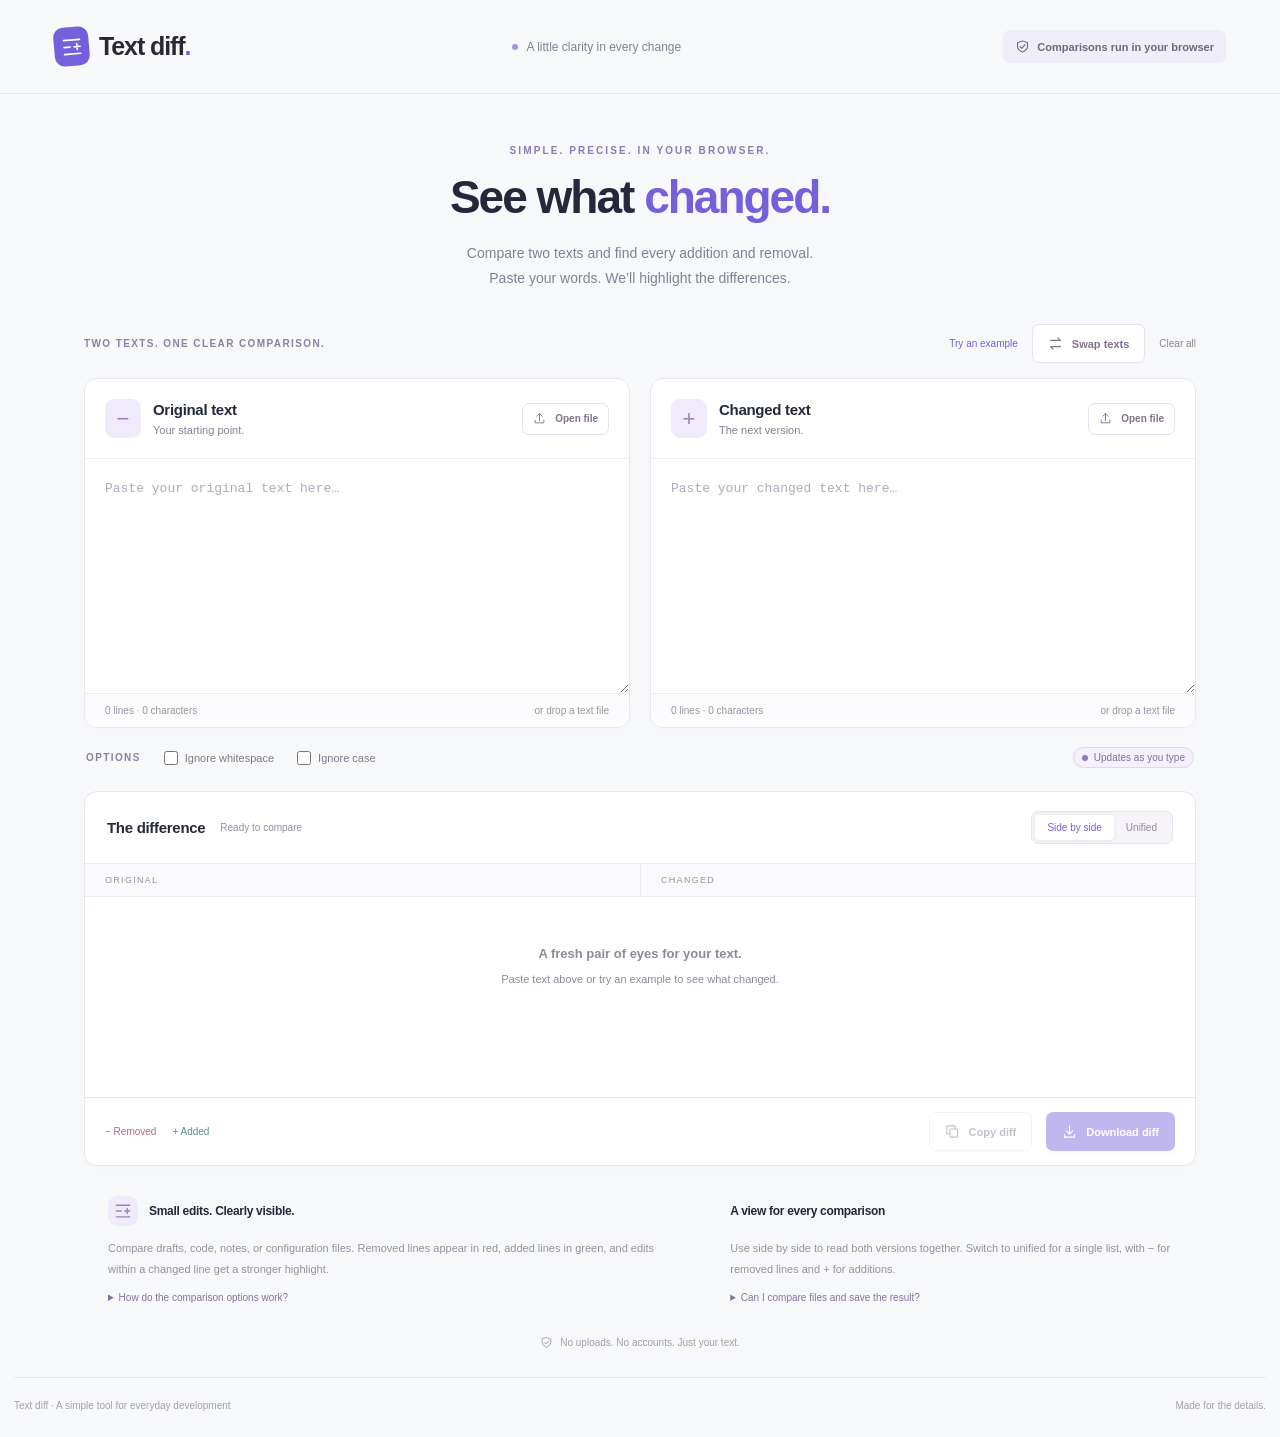
<file: index.html>
<!doctype html>
<html lang="en">
<head>
  <!-- Google tag (gtag.js) -->
  <script async src="https://www.googletagmanager.com/gtag/js?id=G-F2E4TJR9YG"></script>
  <script>
    window.dataLayer = window.dataLayer || [];
    function gtag(){dataLayer.push(arguments);}
    gtag('js', new Date());

    gtag('config', 'G-F2E4TJR9YG');
  </script>
  <meta charset="UTF-8">
  <meta name="viewport" content="width=device-width, initial-scale=1">
  <meta name="theme-color" content="#f7f8fa">
  <meta name="description" content="Compare two texts instantly. Highlight additions and removals, ignore case or whitespace, and export differences. Everything runs in your browser.">
  <title>Text diff — Compare two texts</title>
  <link rel="icon" href="data:image/svg+xml,%3Csvg xmlns='http://www.w3.org/2000/svg' viewBox='0 0 40 40'%3E%3Crect width='40' height='40' rx='10' fill='%237460db'/%3E%3Cpath d='M10 13h20M10 20h8m8-4v8M22 20h8M10 27h20' stroke='white' stroke-width='2'/%3E%3C/svg%3E">
  <link rel="stylesheet" href="styles.css">
  <link rel="stylesheet" href="diff.css">
  <script src="diff.js" defer></script>
  <script src="app.js" defer></script>
  <script async src="https://pagead2.googlesyndication.com/pagead/js/adsbygoogle.js?client=ca-pub-7159809234886898" crossorigin="anonymous"></script>
</head>
<body>
  <svg class="icon-library" xmlns="http://www.w3.org/2000/svg" aria-hidden="true">
    <symbol id="text" viewBox="0 0 24 24"><path d="M4 5h16M4 12h6M4 19h16m-3-10v6m-3-3h6"/></symbol>
    <symbol id="shield" viewBox="0 0 24 24"><path d="m12 3 8 3v6c0 5-8 9-8 9s-8-4-8-9V6zM8 12l3 3 5-6"/></symbol>
    <symbol id="upload" viewBox="0 0 24 24"><path d="M12 16V3m-5 5 5-5 5 5M4 15v5h16v-5"/></symbol>
    <symbol id="swap-icon" viewBox="0 0 24 24"><path d="M4 7h16l-4-4M20 17H4l4 4"/></symbol>
    <symbol id="copy" viewBox="0 0 24 24"><rect x="8" y="8" width="12" height="13" rx="2"/><path d="M16 8V3H3v13h5"/></symbol>
    <symbol id="download" viewBox="0 0 24 24"><path d="M12 3v13m-5-5 5 5 5-5M4 17v4h16v-4"/></symbol>
  </svg>
  <header class="site-header">
    <a class="brand" href="./"><span class="brand-mark"><svg><use href="#text"/></svg></span>Text diff<span class="brand-dot">.</span></a>
    <span class="header-note"><span class="status-dot"></span>A little clarity in every change</span>
    <span class="privacy-badge"><svg><use href="#shield"/></svg>Comparisons run in your browser</span>
  </header>
  <main>
    <section class="intro">
      <div class="eyebrow">SIMPLE. PRECISE. IN YOUR BROWSER.</div>
      <h1>See what <span>changed.</span></h1>
      <p>Compare two texts and find every addition and removal.<br>Paste your words. We’ll highlight the differences.</p>
    </section>
    <div class="workspace-toolbar"><span class="section-label">TWO TEXTS. ONE CLEAR COMPARISON.</span><div class="actions"><button class="text-button" id="example">Try an example</button><button class="button secondary" id="swap"><svg><use href="#swap-icon"/></svg>Swap texts</button><button class="text-button muted" id="clear">Clear all</button></div></div>
    <div class="editor-grid">
      <section class="card editor" data-side="original">
        <div class="card-heading"><span class="feature-icon">−</span><div><h2><label for="original">Original text</label></h2><p>Your starting point.</p></div><button class="button secondary upload" data-for="original"><svg><use href="#upload"/></svg>Open file</button></div>
        <textarea id="original" spellcheck="false" placeholder="Paste your original text here…" aria-describedby="original-count"></textarea>
        <div class="editor-footer"><span id="original-count">0 lines · 0 characters</span><span>or drop a text file</span></div>
        <input type="file" id="original-file" hidden accept="text/*,.txt,.csv,.tsv,.log,.md,.json,.js,.css,.html,.xml,.yaml,.yml">
      </section>
      <section class="card editor" data-side="changed">
        <div class="card-heading"><span class="feature-icon">+</span><div><h2><label for="changed">Changed text</label></h2><p>The next version.</p></div><button class="button secondary upload" data-for="changed"><svg><use href="#upload"/></svg>Open file</button></div>
        <textarea id="changed" spellcheck="false" placeholder="Paste your changed text here…" aria-describedby="changed-count"></textarea>
        <div class="editor-footer"><span id="changed-count">0 lines · 0 characters</span><span>or drop a text file</span></div>
        <input type="file" id="changed-file" hidden accept="text/*,.txt,.csv,.tsv,.log,.md,.json,.js,.css,.html,.xml,.yaml,.yml">
      </section>
    </div>
    <div class="options"><div class="checks"><span class="section-label">OPTIONS</span><label><input type="checkbox" id="ignore-space">Ignore whitespace</label><label><input type="checkbox" id="ignore-case">Ignore case</label></div><span class="live-badge"><span class="status-dot"></span>Updates as you type</span></div>
    <section class="card comparison" aria-labelledby="diff-heading">
      <div class="comparison-heading"><div class="result-title"><h2 id="diff-heading">The difference</h2><span id="summary" role="status">Ready to compare</span></div><div class="view-toggle" aria-label="Comparison view"><button id="side-view" class="selected" aria-pressed="true">Side by side</button><button id="unified-view" aria-pressed="false">Unified</button></div></div>
      <div class="diff-column-headings" id="column-headings"><span>ORIGINAL</span><span>CHANGED</span></div>
      <div id="diff-output" tabindex="0" aria-label="Text differences"><div class="empty-state"><span class="feature-icon"><svg><use href="#text"/></svg></span><h3>A fresh pair of eyes for your text.</h3><p>Paste text above or try an example to see what changed.</p></div></div>
      <p id="limit-note" hidden></p>
      <div class="comparison-footer"><div class="legend"><span class="removed-key">− Removed</span><span class="added-key">+ Added</span></div><div class="actions"><button id="copy-diff" class="button secondary" disabled><svg><use href="#copy"/></svg>Copy diff</button><button id="download-diff" class="button primary" disabled><svg><use href="#download"/></svg>Download diff</button></div></div>
    </section>
    <section class="learn-grid">
      <article><span class="feature-icon"><svg><use href="#text"/></svg></span><h2>Small edits. Clearly visible.</h2><p>Compare drafts, code, notes, or configuration files. Removed lines appear in red, added lines in green, and edits within a changed line get a stronger highlight.</p><details><summary>How do the comparison options work?</summary><p>Ignore whitespace treats spacing and indentation differences as equal. Ignore case treats uppercase and lowercase letters as equal. Line breaks still matter. Windows and Unix line endings are treated alike.</p></details></article>
      <article><h2>A view for every comparison</h2><p>Use side by side to read both versions together. Switch to unified for a single list, with − for removed lines and + for additions.</p><details><summary>Can I compare files and save the result?</summary><p>Open or drop a plain text file up to 2 MB in either panel. Word, PDF, and spreadsheet documents must first be exported as text. Copy or download saves all compared lines with change prefixes, including lines beyond the display limit.</p></details></article>
    </section>
    <div class="privacy-note"><svg><use href="#shield"/></svg>No uploads. No accounts. Just your text.</div>
  </main>
  <footer class="site-footer"><span>Text diff · A simple tool for everyday development</span><span>Made for the details.</span></footer>
  <div id="toast" class="toast" role="status" hidden></div>
  <noscript>This tool needs JavaScript enabled to compare text locally.</noscript>
</body>
</html>
</file>
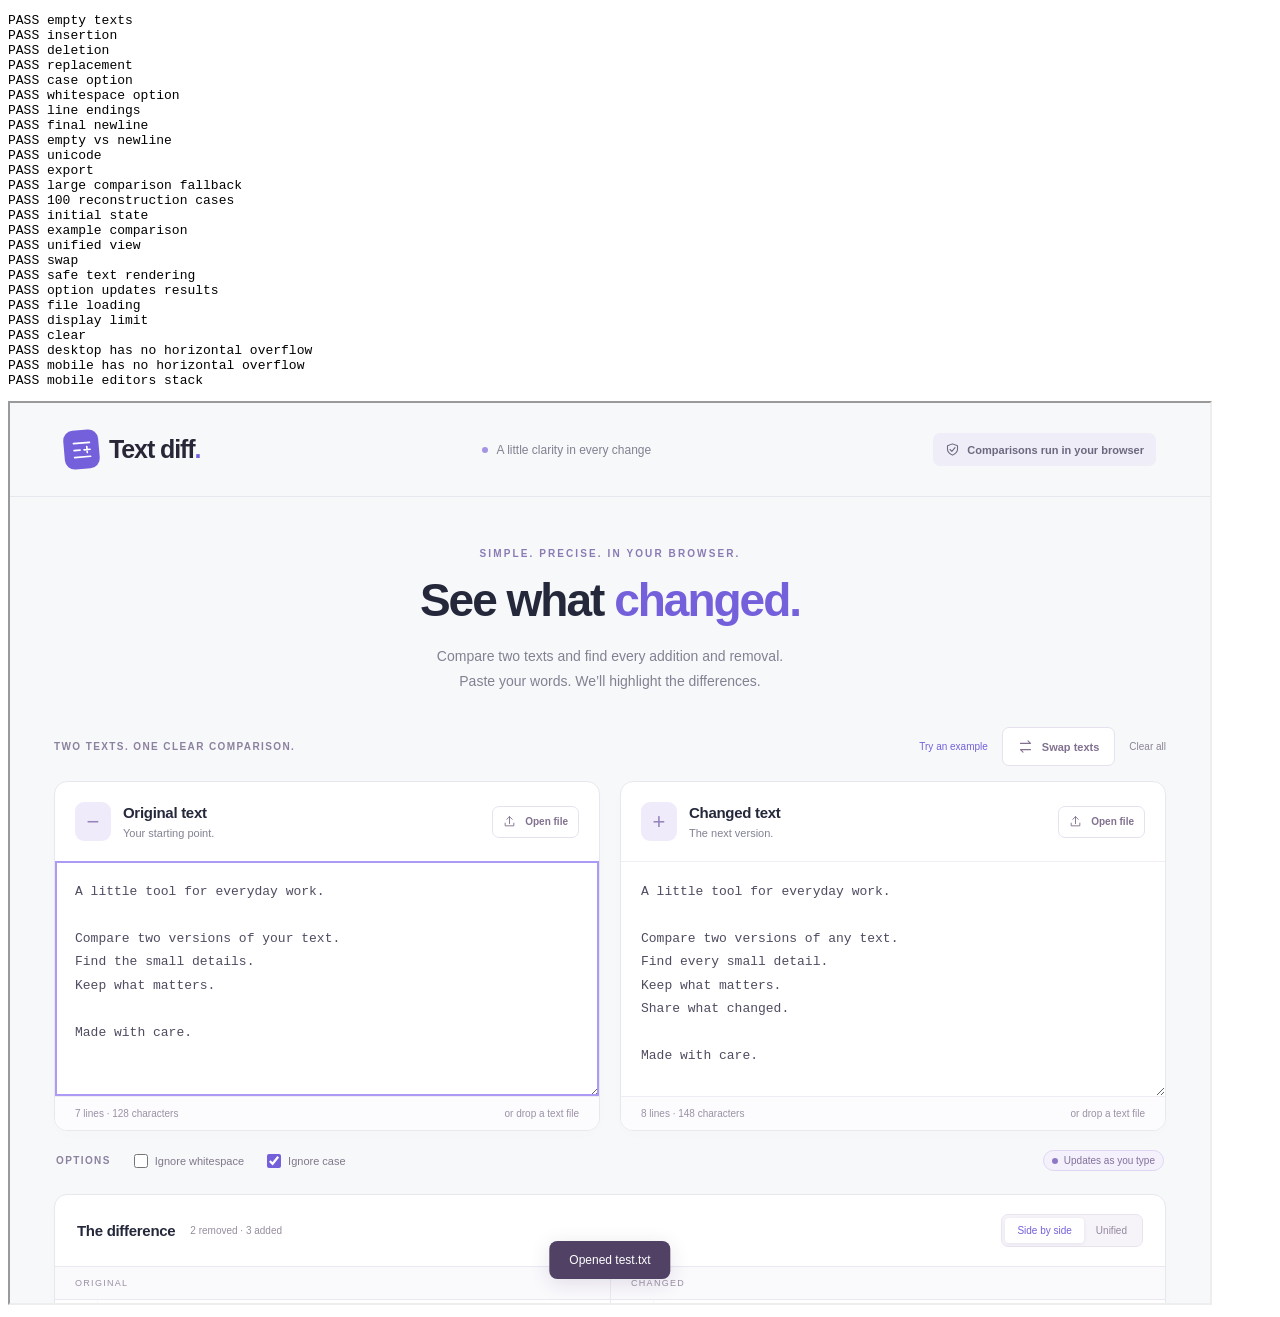
<file: tests/browser.html>
<!doctype html><html lang="en"><meta charset="utf-8"><title>Text diff checks</title><pre id="results">Running…</pre><iframe id="app" src="../index.html" style="width:1200px;height:900px"></iframe><script src="../diff.js"></script><script>
const checks = [];
function check(name, condition) { checks.push(`${condition ? 'PASS' : 'FAIL'} ${name}`); }
const compare = TextDiff.compare;
check('empty texts', compare('', '').rows.length === 0);
check('insertion', compare('a\nb', 'a\nx\nb').added === 1);
check('deletion', compare('a\nx\nb', 'a\nb').removed === 1);
check('replacement', compare('a', 'b').removed === 1 && compare('a', 'b').added === 1);
check('case option', compare('HELLO', 'hello', {case:true}).added === 0);
check('whitespace option', compare(' a  b ', 'ab', {whitespace:true}).added === 0);
check('line endings', compare('a\r\nb', 'a\nb').added === 0);
check('final newline', compare('a', 'a\n').added === 1);
check('empty vs newline', compare('', '\n').added === 2);
check('unicode', compare('Привет 🌍', 'Привет 🌎').added === 1);
check('export', TextDiff.unified(compare('a\nb', 'a\nc').rows) === ' a\n-b\n+c');
const large = compare(Array(2100).fill('a').join('\n'), Array(2100).fill('b').join('\n'));
check('large comparison fallback', large.simplified && large.added === 2100 && large.removed === 2100);
let seed = 13; const random = () => ((seed = (seed * 1664525 + 1013904223) >>> 0) % 4);
for (let t = 0; t < 100; t++) {
  const a = Array.from({length:random()+3}, () => String(random())).join('\n');
  const b = Array.from({length:random()+3}, () => String(random())).join('\n');
  const rows = compare(a, b).rows;
  if (rows.filter(r => r.old !== null).map(r => r.left).join('\n') !== a || rows.filter(r => r.new !== null).map(r => r.right).join('\n') !== b) throw new Error('Reconstruction failed');
}
check('100 reconstruction cases', true);
document.getElementById('app').onload = async () => {
  try {
    const win = document.getElementById('app').contentWindow, doc = win.document, $ = id => doc.getElementById(id);
    check('initial state', $('copy-diff').disabled && $('summary').textContent === 'Ready to compare');
    $('example').click();
    check('example comparison', $('summary').textContent === '2 removed · 3 added' && doc.querySelectorAll('mark').length === 4);
    $('unified-view').click();
    check('unified view', $('diff-output').classList.contains('unified') && $('column-headings').hidden);
    $('swap').click();
    check('swap', $('summary').textContent === '3 removed · 2 added');
    $('original').value = '<img src=x onerror=alert(1)>';
    $('changed').value = '<script>alert(1)<\/script>';
    $('original').dispatchEvent(new win.Event('input'));
    await new Promise(resolve => setTimeout(resolve, 250));
    check('safe text rendering', !doc.querySelector('#diff-output img, #diff-output script') && $('diff-output').textContent.includes('<img'));
    $('original').value = 'HELLO'; $('changed').value = 'hello'; $('ignore-case').click();
    check('option updates results', $('summary').textContent === 'No differences found');
    const transfer = new win.DataTransfer(); transfer.items.add(new win.File(['loaded text'], 'test.txt', {type:'text/plain'}));
    const opened = new Promise(resolve => {
      const observer = new win.MutationObserver(() => { if ($('toast').textContent === 'Opened test.txt') { observer.disconnect(); resolve(); } });
      observer.observe($('toast'), {childList:true});
    });
    $('original-file').files = transfer.files; $('original-file').dispatchEvent(new win.Event('change'));
    await opened;
    check('file loading', $('original').value === 'loaded text');
    $('original').value = Array(3100).fill('same').join('\n'); $('changed').value = $('original').value; $('side-view').click();
    check('display limit', doc.querySelectorAll('.diff-row').length === 3000 && !$('limit-note').hidden);
    $('clear').click();
    check('clear', !$('original').value && !$('changed').value && $('download-diff').disabled);
    $('example').click();
    check('desktop has no horizontal overflow', doc.documentElement.scrollWidth <= doc.documentElement.clientWidth);
    document.getElementById('app').style.width = '390px';
    await new Promise(resolve => setTimeout(resolve, 100));
    check('mobile has no horizontal overflow', doc.documentElement.scrollWidth <= doc.documentElement.clientWidth);
    check('mobile editors stack', doc.querySelectorAll('.editor')[1].getBoundingClientRect().top > doc.querySelectorAll('.editor')[0].getBoundingClientRect().bottom);
    if (!location.search.includes('mobile')) document.getElementById('app').style.width = '1200px';
  } catch (error) { checks.push('FAIL ' + error.message); }
  document.getElementById('results').textContent = checks.join('\n');
  document.title = checks.some(c => c.startsWith('FAIL')) ? 'FAIL' : 'PASS';
};
</script></html>
</file>
<file: styles.css>
:root{font-family:Inter,ui-sans-serif,-apple-system,BlinkMacSystemFont,"Segoe UI",sans-serif;color:#24283a;background:#f7f8fa;font-synthesis:none;--purple:#7460db;--purple-dark:#604bc9;--muted:#808292;--border:#e7e7ee}*{box-sizing:border-box}body{margin:0}button,input,select{font:inherit}button,a,input,select{-webkit-tap-highlight-color:transparent}button{cursor:pointer}button:focus-visible,a:focus-visible,input:focus-visible,select:focus-visible,summary:focus-visible{outline:3px solid #ac9af4;outline-offset:3px}svg{width:20px;height:20px;fill:none;stroke:currentColor;stroke-width:1.7;stroke-linecap:round;stroke-linejoin:round;flex-shrink:0}.icon-library{position:absolute;width:0;height:0;overflow:hidden}[hidden]{display:none!important}.site-header{height:94px;max-width:1360px;margin:auto;padding:0 54px;display:flex;align-items:center;justify-content:space-between;border-bottom:1px solid var(--border);gap:20px}.brand{display:flex;align-items:center;color:#292637;text-decoration:none;font-size:25px;letter-spacing:-1.1px;font-weight:750;white-space:nowrap}.brand-mark{display:grid;place-items:center;background:var(--purple);color:white;width:35px;height:39px;border-radius:10px;margin-right:10px;transform:rotate(-5deg)}.brand-mark svg{width:24px;height:24px}.brand-dot{color:var(--purple)}.header-note{display:flex;align-items:center;gap:8px;font-size:12px;color:var(--muted)}.status-dot{background:#a494e2;width:6px;height:6px;border-radius:50%;display:inline-block}.privacy-badge{display:flex;align-items:center;gap:7px;color:#6c687f;background:#efedf7;padding:9px 12px;border-radius:7px;font-size:11px;font-weight:550}.privacy-badge svg{width:15px;height:15px}main{max-width:1080px;margin:0 auto;padding:0 34px}.intro{text-align:center;padding:51px 0 31px}.eyebrow{font-size:10px;font-weight:700;letter-spacing:2.1px;color:#8a7bb4;margin-bottom:15px}h1{font-size:46px;line-height:1.15;letter-spacing:-2px;margin:0;font-weight:720}h1 span{color:var(--purple)}.intro p{font-size:14px;line-height:1.8;color:var(--muted);margin:17px 0 0}.live-panel{border:1.5px dashed #cfc7e4;background:linear-gradient(125deg,#fff,#fcfaff);border-radius:15px;text-align:center;padding:23px 20px 0;overflow:hidden}.live-top{display:flex;align-items:center;justify-content:center;gap:12px}.section-label{font-size:10px;letter-spacing:1.4px;font-weight:650;color:#8c819e}.live-badge{display:flex;align-items:center;gap:6px;border:1px solid #ded5f1;border-radius:20px;background:#f5f1fc;padding:4px 8px;color:#81709c;font-size:10px}.live-badge .status-dot{background:#8d79c6}.live-badge[aria-pressed=true] .status-dot{background:#a3a0aa}.timestamp-line{display:flex;align-items:center;justify-content:center;gap:13px;margin:11px 0 0}.live-number{font-family:ui-monospace,SFMono-Regular,Consolas,monospace;font-size:48px;letter-spacing:1px;color:#62508e;font-weight:550;font-variant-numeric:tabular-nums}.icon-button{display:grid;place-items:center;width:30px;height:30px;padding:5px;background:transparent;border:0;border-radius:5px;color:#a399b4;flex-shrink:0}.icon-button:hover{background:#eee8fa;color:var(--purple)}.icon-button svg{width:16px;height:16px}.epoch-note{font-size:11px;color:#9a91a7;margin:7px 0 21px}.live-date{border-top:1px solid #ece7f4;padding:12px;display:flex;align-items:center;justify-content:center;gap:8px;font-size:11px;color:#81768f;background:#f9f7fc;margin:0 -20px}.live-date svg{width:14px;height:14px}.converter-grid{display:grid;grid-template-columns:1fr 1fr;gap:20px;margin:23px 0}.card{background:#fff;border:1px solid var(--border);border-radius:13px;box-shadow:0 4px 18px #27203603;overflow:hidden}.card-heading{display:flex;align-items:center;gap:12px;padding:23px 24px 20px}.feature-icon{width:36px;height:39px;display:grid;place-items:center;border-radius:9px;background:#f0ebfb;color:#9685ba;flex-shrink:0}.feature-icon svg{width:20px;height:20px}h2{font-size:15px;font-weight:650;letter-spacing:-.3px;margin:0}h2+p{font-size:11px;color:var(--muted);margin:6px 0 0}.card form{padding:0 24px 22px}.label-row{display:flex;align-items:center;justify-content:space-between;gap:8px;height:29px;margin-bottom:7px}.label-row label{font-size:11px;font-weight:550;color:#6e697b}.text-button{border:0;background:transparent;color:var(--purple);padding:5px 0;font-size:10px}.text-button:hover{text-decoration:underline}input,select{min-width:0;background:#fff;color:#514b61;border:1px solid #dfdce7;border-radius:6px;height:42px;padding:10px 11px;font-size:12px}input{width:100%}input::placeholder{color:#aaa4b5}.input-group{display:flex;border:1px solid #dfdce7;border-radius:6px}.input-group input{border:0;background:transparent;font-family:ui-monospace,Consolas,monospace;font-size:14px}.input-group select{border:0;border-left:1px solid #e7e3ed;border-radius:0 6px 6px 0;background:#faf9fc;width:124px;flex-shrink:0;font-size:10px;padding:8px}.input-hint{font-size:10px;color:#9b94a6;margin:9px 0 19px;line-height:1.5;min-height:15px}.button{display:inline-flex;align-items:center;justify-content:center;gap:9px;padding:11px 15px;border-radius:7px;font-size:11px;font-weight:600;min-height:39px;border:1px solid transparent;transition:background .15s}.button svg{width:15px;height:15px}.primary{color:white;background:var(--purple);box-shadow:0 3px 5px #7560da17}.primary:hover{background:var(--purple-dark)}.date-inputs{display:grid;grid-template-columns:1.15fr 1fr;gap:9px}.date-inputs input{height:44px}.timezone-toggle{display:flex;background:#f5f3f8;border-radius:5px;padding:2px}.timezone-toggle button{border:0;background:transparent;color:#98909f;font-size:9px;border-radius:4px;padding:4px 8px}.timezone-toggle button.selected{background:white;color:var(--purple);box-shadow:0 1px 4px #30234d12}.result{background:#faf9fc;border-top:1px solid var(--border);padding:10px 24px 12px;min-height:132px}.result-row{display:flex;align-items:center;justify-content:space-between;gap:12px;min-height:34px;font-size:10px}.result-label{color:#96909f;flex-shrink:0}.result-value{display:flex;align-items:center;gap:5px;color:#655b75;text-align:right;overflow-wrap:anywhere}.result-value code{font:11px ui-monospace,Consolas,monospace}.result-row .icon-button{width:23px;height:25px}.result-row .icon-button svg{width:13px;height:13px}.error{font-size:11px;line-height:1.5;color:#b3425b;margin:12px 0 0}.formats{padding:0 24px}.format-heading{display:flex;align-items:center;justify-content:space-between;gap:12px;padding:21px 0 17px}.small-tag{font-size:8px;font-weight:650;letter-spacing:1px;color:#a198ae;background:#f5f2f9;border:1px solid #eee9f4;border-radius:4px;padding:6px 8px}.format-row{display:grid;grid-template-columns:160px 1fr 30px;align-items:center;gap:10px;border-top:1px solid #efedf3;padding:9px 0;font-size:11px;color:#88808f}.format-row code{font:11px ui-monospace,Consolas,monospace;color:#6a6077;overflow-wrap:anywhere}.learn-grid{display:grid;grid-template-columns:1.25fr 1fr;gap:70px;margin:35px 24px 23px}.learn-grid article>.feature-icon{float:left;margin-right:11px;width:30px;height:30px}.learn-grid h2{font-size:12px;line-height:30px}.learn-grid p{font-size:11px;line-height:1.9;color:#96909f;margin:12px 0}details{font-size:10px;color:#85739e}summary{cursor:pointer}details p{margin-top:8px}.units-reference dl{margin:9px 0 0}.units-reference dl>div{display:flex;justify-content:space-between;gap:12px;font-size:11px;padding:7px 0;border-bottom:1px solid #eae7ef;color:#928a9c}.units-reference dd{font-family:ui-monospace,Consolas,monospace;color:#756a86;margin:0}.units-reference dd span{font-family:Inter,ui-sans-serif,sans-serif;color:#a29aaa;font-size:10px}.privacy-note{display:flex;align-items:center;justify-content:center;gap:7px;font-size:10px;color:#a59bad;padding:10px 0 28px}.privacy-note svg{width:13px;height:13px}.site-footer{max-width:1252px;margin:0 auto;border-top:1px solid var(--border);padding:22px 0 26px;display:flex;justify-content:space-between;font-size:10px;color:#a5a0ad}.site-footer a{display:flex;align-items:center;gap:6px;color:#9485a6;text-decoration:none}.site-footer a:hover{color:var(--purple)}.site-footer svg{width:13px;height:13px}.toast{position:fixed;bottom:24px;left:50%;transform:translateX(-50%);background:#514165;color:white;padding:12px 20px;border-radius:8px;font-size:12px;box-shadow:0 4px 20px #30234d20;z-index:10}
@media(min-width:1500px){.intro{padding-top:65px}}@media(max-width:1100px){.site-header{padding:0 30px}.site-footer{margin:0 30px}}@media(max-width:800px){.header-note{display:none}main{padding:0 20px}.card-heading{padding:20px 18px}.card form{padding:0 18px 20px}.result{padding:10px 18px}.converter-grid{gap:14px}.input-hint{min-height:30px}.learn-grid{gap:30px}.live-number{font-size:43px}}@media(max-width:650px){.site-header{height:76px;padding:0 20px}.brand{font-size:22px}.brand-mark{width:30px;height:34px}.privacy-badge{font-size:9px;padding:8px}.privacy-badge svg{display:none}.intro{padding:35px 0 26px}h1{font-size:35px;letter-spacing:-1.5px}.intro p{font-size:12px}.eyebrow{font-size:8px;letter-spacing:1.7px}.converter-grid{grid-template-columns:1fr;gap:17px;margin:18px 0}.input-hint{min-height:15px}.live-number{font-size:36px}.section-label{font-size:8px}.live-date{font-size:10px}.formats{padding:0 18px}.small-tag{display:none}.format-row{grid-template-columns:95px 1fr 25px;gap:5px}.format-row code{font-size:10px}.format-heading h2{font-size:14px}.learn-grid{grid-template-columns:1fr;gap:17px;margin:26px 6px}.site-footer{margin:0 20px;gap:20px;font-size:9px;line-height:1.7}.site-footer a{flex-shrink:0}.timestamp-line{gap:7px}.privacy-note{padding-bottom:22px}}@media(prefers-reduced-motion:reduce){*,*::before,*::after{transition:none!important;animation:none!important}}
</file>
<file: diff.css>
textarea{font:13px/1.8 ui-monospace,SFMono-Regular,Consolas,monospace;color:#514b61}textarea:focus-visible{outline:2px solid #ac9af4;outline-offset:-2px}main{max-width:1180px}.workspace-toolbar,.actions,.options,.checks,.comparison-heading,.comparison-footer{display:flex;align-items:center;justify-content:space-between;gap:16px}.workspace-toolbar{margin:2px 0 15px}.actions{gap:14px}.secondary{border-color:#e6e1ee;background:#fff;color:#81718f}.secondary:hover{background:#f6f3fb}.muted{color:#8b8495}.editor-grid{display:grid;grid-template-columns:1fr 1fr;gap:20px}.editor .card-heading{padding:20px}.editor .feature-icon{font-size:22px}.upload{margin-left:auto;padding:7px 10px;min-height:32px;font-size:10px}.upload svg{width:13px;height:13px}.editor textarea{display:block;resize:vertical;min-height:210px;height:235px;width:100%;border:0;border-top:1px solid #f0edf5;border-radius:0;padding:18px 20px;background:#fff}.editor textarea::placeholder{color:#b0a9bc}.editor-footer{display:flex;justify-content:space-between;gap:10px;background:#fcfbfd;border-top:1px solid #efedf3;padding:11px 20px;color:#9b92a6;font-size:10px}.editor.dragging{outline:2px dashed var(--purple)}.options{padding:19px 2px 23px}.checks{gap:23px}.checks label{display:flex;align-items:center;gap:7px;font-size:11px;color:#81788b;cursor:pointer}.checks input{width:14px;height:14px;padding:0;margin:0;accent-color:var(--purple)}.comparison-heading{padding:19px 22px}.result-title{display:flex;align-items:center;gap:15px}#summary{color:#978c9f;font-size:10px}.view-toggle{display:flex;border:1px solid #e9e3f0;background:#f6f3f9;border-radius:7px;padding:3px}.view-toggle button{background:transparent;color:#93879f;border:0;font-size:10px;padding:7px 12px;border-radius:4px}.view-toggle button.selected{background:#fff;color:var(--purple);box-shadow:0 1px 4px #30234d12}.diff-column-headings{display:grid;grid-template-columns:1fr 1fr;background:#faf9fc;border-block:1px solid #ece8f1;color:#9a90a4;font-size:9px;letter-spacing:1.3px}.diff-column-headings span{padding:11px 20px}.diff-column-headings span+span{border-left:1px solid #ece8f1}#diff-output{max-height:520px;overflow:auto;min-height:200px}.empty-state{padding:34px 20px;text-align:center;color:#91879d}.empty-state .feature-icon{margin:auto}.empty-state h3{font-size:13px;font-weight:550;margin:15px 0 9px}.empty-state p{font-size:11px;margin:0;line-height:1.7}.diff-row{display:grid;grid-template-columns:1fr 1fr;min-height:27px}.diff-cell{display:flex;min-width:0;font:12px/1.8 ui-monospace,SFMono-Regular,Consolas,monospace;color:#61576e}.diff-cell+.diff-cell{border-left:1px solid #ece8f1}.line-number{width:43px;flex-shrink:0;text-align:right;padding:3px 10px 3px 3px;color:#a59baa;user-select:none;border-right:1px solid #30234d08;font-size:10px}.line-sign{width:23px;flex-shrink:0;text-align:center;padding-top:2px;user-select:none}.line-content{white-space:pre-wrap;overflow-wrap:anywhere;min-width:0;padding:2px 10px 2px 0;tab-size:4}.diff-cell.removed{background:#fff0f2;color:#9e4f61}.diff-cell.added{background:#edf8f2;color:#397d5e}.diff-cell.blank{background:#f8f7fa}.diff-cell mark{color:inherit;border-radius:2px;background:#f7ced7}.diff-cell.added mark{background:#c6ebd6}.unified .diff-row{grid-template-columns:1fr}.unified .line-number{width:38px}.comparison-footer{padding:14px 20px;border-top:1px solid var(--border)}.legend{display:flex;gap:16px;font-size:10px}.removed-key{color:#b7687c}.added-key{color:#589276}button:disabled{opacity:.45;cursor:default}#limit-note{font-size:11px;color:#8d6b3f;background:#fff9ee;padding:12px 20px;margin:0}.learn-grid{margin-top:30px}.site-footer{max-width:1252px}
@media(max-width:800px){.checks{gap:13px}.checks .section-label{display:none}.result-title{align-items:flex-start;flex-direction:column;gap:7px}.editor .card-heading{padding:15px}.editor-footer{padding:10px 15px}.editor-footer span:last-child{display:none}}
@media(max-width:650px){.editor-grid{grid-template-columns:1fr;gap:15px}.editor textarea{height:180px;min-height:140px}.workspace-toolbar>.section-label{display:none}.workspace-toolbar{justify-content:flex-end}.options{gap:10px;flex-wrap:wrap}.options>.live-badge{display:none}.comparison-heading{padding:16px 12px;gap:8px}.view-toggle button{padding:7px 8px}.comparison-footer{padding:12px;flex-wrap:wrap}.comparison-footer .actions{margin-left:auto;gap:8px}.line-number{width:25px;padding-right:5px}.line-sign{width:15px}.diff-cell{font-size:11px}.diff-column-headings span{padding:10px}.legend{gap:12px}}
</file>
